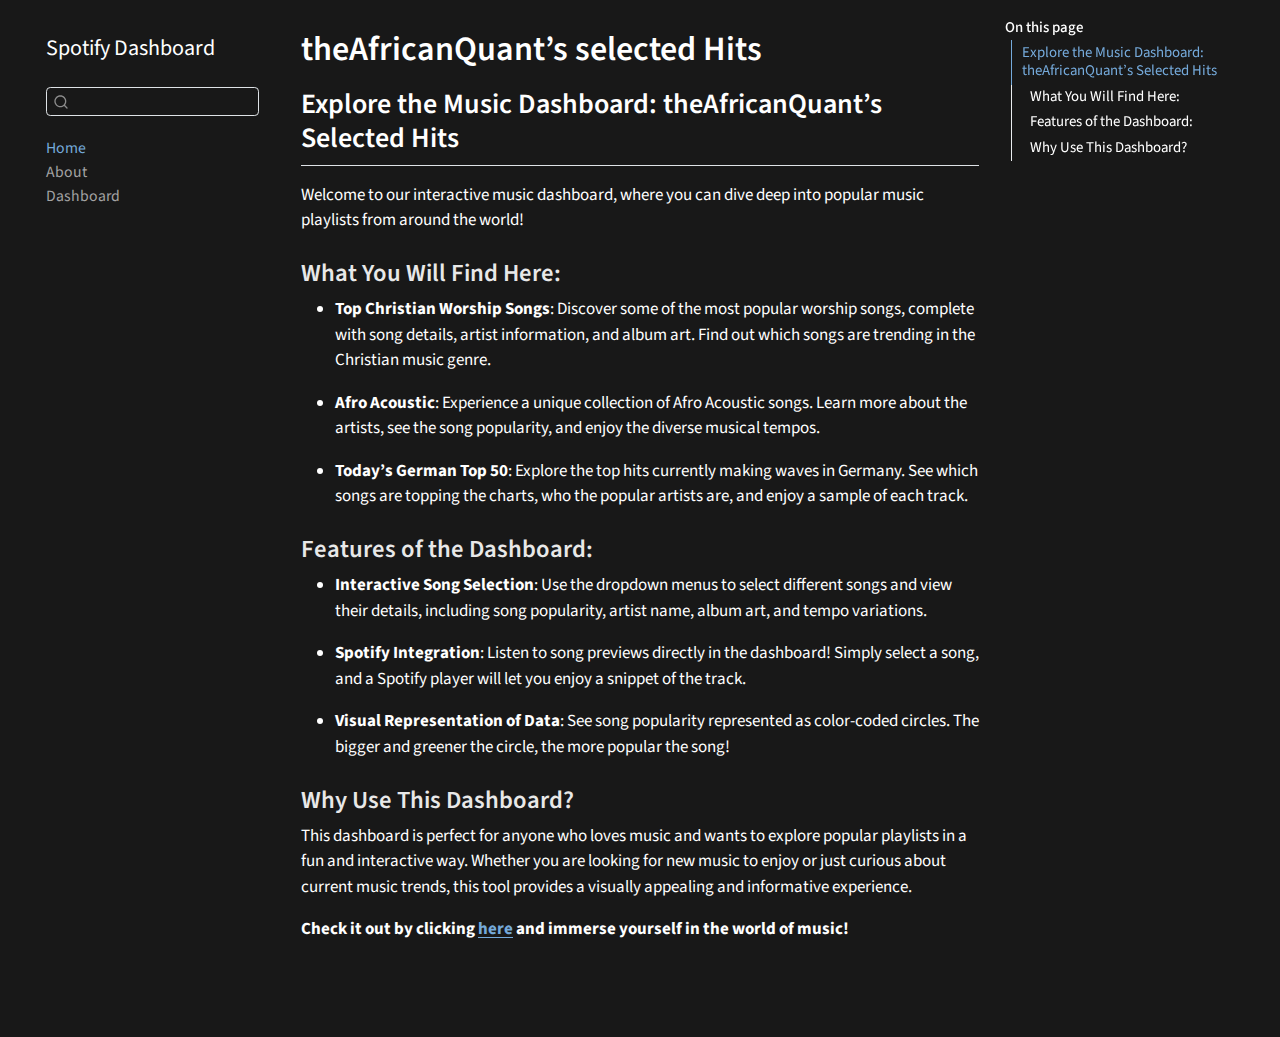
<file: index.html>
<!DOCTYPE html>
<html xmlns="http://www.w3.org/1999/xhtml" lang="en" xml:lang="en"><head>

<meta charset="utf-8">
<meta name="generator" content="quarto-1.5.57">

<meta name="viewport" content="width=device-width, initial-scale=1.0, user-scalable=yes">


<title>theAfricanQuant’s selected Hits – Spotify Dashboard</title>
<style>
code{white-space: pre-wrap;}
span.smallcaps{font-variant: small-caps;}
div.columns{display: flex; gap: min(4vw, 1.5em);}
div.column{flex: auto; overflow-x: auto;}
div.hanging-indent{margin-left: 1.5em; text-indent: -1.5em;}
ul.task-list{list-style: none;}
ul.task-list li input[type="checkbox"] {
  width: 0.8em;
  margin: 0 0.8em 0.2em -1em; /* quarto-specific, see https://github.com/quarto-dev/quarto-cli/issues/4556 */ 
  vertical-align: middle;
}
</style>


<script src="site_libs/quarto-nav/quarto-nav.js"></script>
<script src="site_libs/quarto-nav/headroom.min.js"></script>
<script src="site_libs/clipboard/clipboard.min.js"></script>
<script src="site_libs/quarto-search/autocomplete.umd.js"></script>
<script src="site_libs/quarto-search/fuse.min.js"></script>
<script src="site_libs/quarto-search/quarto-search.js"></script>
<meta name="quarto:offset" content="./">
<script src="site_libs/quarto-html/quarto.js"></script>
<script src="site_libs/quarto-html/popper.min.js"></script>
<script src="site_libs/quarto-html/tippy.umd.min.js"></script>
<script src="site_libs/quarto-html/anchor.min.js"></script>
<link href="site_libs/quarto-html/tippy.css" rel="stylesheet">
<link href="site_libs/quarto-html/quarto-syntax-highlighting-dark.css" rel="stylesheet" id="quarto-text-highlighting-styles">
<script src="site_libs/bootstrap/bootstrap.min.js"></script>
<link href="site_libs/bootstrap/bootstrap-icons.css" rel="stylesheet">
<link href="site_libs/bootstrap/bootstrap.min.css" rel="stylesheet" id="quarto-bootstrap" data-mode="dark">
<script id="quarto-search-options" type="application/json">{
  "location": "sidebar",
  "copy-button": false,
  "collapse-after": 3,
  "panel-placement": "start",
  "type": "textbox",
  "limit": 50,
  "keyboard-shortcut": [
    "f",
    "/",
    "s"
  ],
  "show-item-context": false,
  "language": {
    "search-no-results-text": "No results",
    "search-matching-documents-text": "matching documents",
    "search-copy-link-title": "Copy link to search",
    "search-hide-matches-text": "Hide additional matches",
    "search-more-match-text": "more match in this document",
    "search-more-matches-text": "more matches in this document",
    "search-clear-button-title": "Clear",
    "search-text-placeholder": "",
    "search-detached-cancel-button-title": "Cancel",
    "search-submit-button-title": "Submit",
    "search-label": "Search"
  }
}</script>


</head>

<body class="nav-sidebar floating">

<div id="quarto-search-results"></div>
  <header id="quarto-header" class="headroom fixed-top">
  <nav class="quarto-secondary-nav">
    <div class="container-fluid d-flex">
      <button type="button" class="quarto-btn-toggle btn" data-bs-toggle="collapse" role="button" data-bs-target=".quarto-sidebar-collapse-item" aria-controls="quarto-sidebar" aria-expanded="false" aria-label="Toggle sidebar navigation" onclick="if (window.quartoToggleHeadroom) { window.quartoToggleHeadroom(); }">
        <i class="bi bi-layout-text-sidebar-reverse"></i>
      </button>
        <nav class="quarto-page-breadcrumbs" aria-label="breadcrumb"><ol class="breadcrumb"><li class="breadcrumb-item"><a href="./index.html">Home</a></li></ol></nav>
        <a class="flex-grow-1" role="navigation" data-bs-toggle="collapse" data-bs-target=".quarto-sidebar-collapse-item" aria-controls="quarto-sidebar" aria-expanded="false" aria-label="Toggle sidebar navigation" onclick="if (window.quartoToggleHeadroom) { window.quartoToggleHeadroom(); }">      
        </a>
      <button type="button" class="btn quarto-search-button" aria-label="Search" onclick="window.quartoOpenSearch();">
        <i class="bi bi-search"></i>
      </button>
    </div>
  </nav>
</header>
<!-- content -->
<div id="quarto-content" class="quarto-container page-columns page-rows-contents page-layout-article">
<!-- sidebar -->
  <nav id="quarto-sidebar" class="sidebar collapse collapse-horizontal quarto-sidebar-collapse-item sidebar-navigation floating overflow-auto">
    <div class="pt-lg-2 mt-2 text-left sidebar-header">
    <div class="sidebar-title mb-0 py-0">
      <a href="./">Spotify Dashboard</a> 
    </div>
      </div>
        <div class="mt-2 flex-shrink-0 align-items-center">
        <div class="sidebar-search">
        <div id="quarto-search" class="" title="Search"></div>
        </div>
        </div>
    <div class="sidebar-menu-container"> 
    <ul class="list-unstyled mt-1">
        <li class="sidebar-item">
  <div class="sidebar-item-container"> 
  <a href="./index.html" class="sidebar-item-text sidebar-link active">
 <span class="menu-text">Home</span></a>
  </div>
</li>
        <li class="sidebar-item">
  <div class="sidebar-item-container"> 
  <a href="./about.html" class="sidebar-item-text sidebar-link">
 <span class="menu-text">About</span></a>
  </div>
</li>
        <li class="sidebar-item">
  <div class="sidebar-item-container"> 
  <a href="./dashboard.html" class="sidebar-item-text sidebar-link">
 <span class="menu-text">Dashboard</span></a>
  </div>
</li>
    </ul>
    </div>
</nav>
<div id="quarto-sidebar-glass" class="quarto-sidebar-collapse-item" data-bs-toggle="collapse" data-bs-target=".quarto-sidebar-collapse-item"></div>
<!-- margin-sidebar -->
    <div id="quarto-margin-sidebar" class="sidebar margin-sidebar">
        <nav id="TOC" role="doc-toc" class="toc-active">
    <h2 id="toc-title">On this page</h2>
   
  <ul>
  <li><a href="#explore-the-music-dashboard-theafricanquants-selected-hits" id="toc-explore-the-music-dashboard-theafricanquants-selected-hits" class="nav-link active" data-scroll-target="#explore-the-music-dashboard-theafricanquants-selected-hits">Explore the Music Dashboard: theAfricanQuant’s Selected Hits</a>
  <ul class="collapse">
  <li><a href="#what-you-will-find-here" id="toc-what-you-will-find-here" class="nav-link" data-scroll-target="#what-you-will-find-here">What You Will Find Here:</a></li>
  <li><a href="#features-of-the-dashboard" id="toc-features-of-the-dashboard" class="nav-link" data-scroll-target="#features-of-the-dashboard">Features of the Dashboard:</a></li>
  <li><a href="#why-use-this-dashboard" id="toc-why-use-this-dashboard" class="nav-link" data-scroll-target="#why-use-this-dashboard">Why Use This Dashboard?</a></li>
  </ul></li>
  </ul>
</nav>
    </div>
<!-- main -->
<main class="content" id="quarto-document-content">

<header id="title-block-header" class="quarto-title-block default">
<div class="quarto-title">
<h1 class="title">theAfricanQuant’s selected Hits</h1>
</div>



<div class="quarto-title-meta">

    
  
    
  </div>
  


</header>


<section id="explore-the-music-dashboard-theafricanquants-selected-hits" class="level2">
<h2 class="anchored" data-anchor-id="explore-the-music-dashboard-theafricanquants-selected-hits">Explore the Music Dashboard: theAfricanQuant’s Selected Hits</h2>
<p>Welcome to our interactive music dashboard, where you can dive deep into popular music playlists from around the world!</p>
<section id="what-you-will-find-here" class="level3">
<h3 class="anchored" data-anchor-id="what-you-will-find-here">What You Will Find Here:</h3>
<ul>
<li><p><strong>Top Christian Worship Songs</strong>: Discover some of the most popular worship songs, complete with song details, artist information, and album art. Find out which songs are trending in the Christian music genre.</p></li>
<li><p><strong>Afro Acoustic</strong>: Experience a unique collection of Afro Acoustic songs. Learn more about the artists, see the song popularity, and enjoy the diverse musical tempos.</p></li>
<li><p><strong>Today’s German Top 50</strong>: Explore the top hits currently making waves in Germany. See which songs are topping the charts, who the popular artists are, and enjoy a sample of each track.</p></li>
</ul>
</section>
<section id="features-of-the-dashboard" class="level3">
<h3 class="anchored" data-anchor-id="features-of-the-dashboard">Features of the Dashboard:</h3>
<ul>
<li><p><strong>Interactive Song Selection</strong>: Use the dropdown menus to select different songs and view their details, including song popularity, artist name, album art, and tempo variations.</p></li>
<li><p><strong>Spotify Integration</strong>: Listen to song previews directly in the dashboard! Simply select a song, and a Spotify player will let you enjoy a snippet of the track.</p></li>
<li><p><strong>Visual Representation of Data</strong>: See song popularity represented as color-coded circles. The bigger and greener the circle, the more popular the song!</p></li>
</ul>
</section>
<section id="why-use-this-dashboard" class="level3">
<h3 class="anchored" data-anchor-id="why-use-this-dashboard">Why Use This Dashboard?</h3>
<p>This dashboard is perfect for anyone who loves music and wants to explore popular playlists in a fun and interactive way. Whether you are looking for new music to enjoy or just curious about current music trends, this tool provides a visually appealing and informative experience.</p>
<p><strong>Check it out by clicking <a href="https://www.sisengai.com/spotify-dashboard/dashboard.html#">here</a> and immerse yourself in the world of music!</strong></p>


</section>
</section>

</main> <!-- /main -->
<script id="quarto-html-after-body" type="application/javascript">
window.document.addEventListener("DOMContentLoaded", function (event) {
  const toggleBodyColorMode = (bsSheetEl) => {
    const mode = bsSheetEl.getAttribute("data-mode");
    const bodyEl = window.document.querySelector("body");
    if (mode === "dark") {
      bodyEl.classList.add("quarto-dark");
      bodyEl.classList.remove("quarto-light");
    } else {
      bodyEl.classList.add("quarto-light");
      bodyEl.classList.remove("quarto-dark");
    }
  }
  const toggleBodyColorPrimary = () => {
    const bsSheetEl = window.document.querySelector("link#quarto-bootstrap");
    if (bsSheetEl) {
      toggleBodyColorMode(bsSheetEl);
    }
  }
  toggleBodyColorPrimary();  
  const icon = "";
  const anchorJS = new window.AnchorJS();
  anchorJS.options = {
    placement: 'right',
    icon: icon
  };
  anchorJS.add('.anchored');
  const isCodeAnnotation = (el) => {
    for (const clz of el.classList) {
      if (clz.startsWith('code-annotation-')) {                     
        return true;
      }
    }
    return false;
  }
  const onCopySuccess = function(e) {
    // button target
    const button = e.trigger;
    // don't keep focus
    button.blur();
    // flash "checked"
    button.classList.add('code-copy-button-checked');
    var currentTitle = button.getAttribute("title");
    button.setAttribute("title", "Copied!");
    let tooltip;
    if (window.bootstrap) {
      button.setAttribute("data-bs-toggle", "tooltip");
      button.setAttribute("data-bs-placement", "left");
      button.setAttribute("data-bs-title", "Copied!");
      tooltip = new bootstrap.Tooltip(button, 
        { trigger: "manual", 
          customClass: "code-copy-button-tooltip",
          offset: [0, -8]});
      tooltip.show();    
    }
    setTimeout(function() {
      if (tooltip) {
        tooltip.hide();
        button.removeAttribute("data-bs-title");
        button.removeAttribute("data-bs-toggle");
        button.removeAttribute("data-bs-placement");
      }
      button.setAttribute("title", currentTitle);
      button.classList.remove('code-copy-button-checked');
    }, 1000);
    // clear code selection
    e.clearSelection();
  }
  const getTextToCopy = function(trigger) {
      const codeEl = trigger.previousElementSibling.cloneNode(true);
      for (const childEl of codeEl.children) {
        if (isCodeAnnotation(childEl)) {
          childEl.remove();
        }
      }
      return codeEl.innerText;
  }
  const clipboard = new window.ClipboardJS('.code-copy-button:not([data-in-quarto-modal])', {
    text: getTextToCopy
  });
  clipboard.on('success', onCopySuccess);
  if (window.document.getElementById('quarto-embedded-source-code-modal')) {
    // For code content inside modals, clipBoardJS needs to be initialized with a container option
    // TODO: Check when it could be a function (https://github.com/zenorocha/clipboard.js/issues/860)
    const clipboardModal = new window.ClipboardJS('.code-copy-button[data-in-quarto-modal]', {
      text: getTextToCopy,
      container: window.document.getElementById('quarto-embedded-source-code-modal')
    });
    clipboardModal.on('success', onCopySuccess);
  }
    var localhostRegex = new RegExp(/^(?:http|https):\/\/localhost\:?[0-9]*\//);
    var mailtoRegex = new RegExp(/^mailto:/);
      var filterRegex = new RegExp("https:\/\/theAfricanQuant\.github\.io\/spotify-dashboard\/");
    var isInternal = (href) => {
        return filterRegex.test(href) || localhostRegex.test(href) || mailtoRegex.test(href);
    }
    // Inspect non-navigation links and adorn them if external
 	var links = window.document.querySelectorAll('a[href]:not(.nav-link):not(.navbar-brand):not(.toc-action):not(.sidebar-link):not(.sidebar-item-toggle):not(.pagination-link):not(.no-external):not([aria-hidden]):not(.dropdown-item):not(.quarto-navigation-tool):not(.about-link)');
    for (var i=0; i<links.length; i++) {
      const link = links[i];
      if (!isInternal(link.href)) {
        // undo the damage that might have been done by quarto-nav.js in the case of
        // links that we want to consider external
        if (link.dataset.originalHref !== undefined) {
          link.href = link.dataset.originalHref;
        }
      }
    }
  function tippyHover(el, contentFn, onTriggerFn, onUntriggerFn) {
    const config = {
      allowHTML: true,
      maxWidth: 500,
      delay: 100,
      arrow: false,
      appendTo: function(el) {
          return el.parentElement;
      },
      interactive: true,
      interactiveBorder: 10,
      theme: 'quarto',
      placement: 'bottom-start',
    };
    if (contentFn) {
      config.content = contentFn;
    }
    if (onTriggerFn) {
      config.onTrigger = onTriggerFn;
    }
    if (onUntriggerFn) {
      config.onUntrigger = onUntriggerFn;
    }
    window.tippy(el, config); 
  }
  const noterefs = window.document.querySelectorAll('a[role="doc-noteref"]');
  for (var i=0; i<noterefs.length; i++) {
    const ref = noterefs[i];
    tippyHover(ref, function() {
      // use id or data attribute instead here
      let href = ref.getAttribute('data-footnote-href') || ref.getAttribute('href');
      try { href = new URL(href).hash; } catch {}
      const id = href.replace(/^#\/?/, "");
      const note = window.document.getElementById(id);
      if (note) {
        return note.innerHTML;
      } else {
        return "";
      }
    });
  }
  const xrefs = window.document.querySelectorAll('a.quarto-xref');
  const processXRef = (id, note) => {
    // Strip column container classes
    const stripColumnClz = (el) => {
      el.classList.remove("page-full", "page-columns");
      if (el.children) {
        for (const child of el.children) {
          stripColumnClz(child);
        }
      }
    }
    stripColumnClz(note)
    if (id === null || id.startsWith('sec-')) {
      // Special case sections, only their first couple elements
      const container = document.createElement("div");
      if (note.children && note.children.length > 2) {
        container.appendChild(note.children[0].cloneNode(true));
        for (let i = 1; i < note.children.length; i++) {
          const child = note.children[i];
          if (child.tagName === "P" && child.innerText === "") {
            continue;
          } else {
            container.appendChild(child.cloneNode(true));
            break;
          }
        }
        if (window.Quarto?.typesetMath) {
          window.Quarto.typesetMath(container);
        }
        return container.innerHTML
      } else {
        if (window.Quarto?.typesetMath) {
          window.Quarto.typesetMath(note);
        }
        return note.innerHTML;
      }
    } else {
      // Remove any anchor links if they are present
      const anchorLink = note.querySelector('a.anchorjs-link');
      if (anchorLink) {
        anchorLink.remove();
      }
      if (window.Quarto?.typesetMath) {
        window.Quarto.typesetMath(note);
      }
      // TODO in 1.5, we should make sure this works without a callout special case
      if (note.classList.contains("callout")) {
        return note.outerHTML;
      } else {
        return note.innerHTML;
      }
    }
  }
  for (var i=0; i<xrefs.length; i++) {
    const xref = xrefs[i];
    tippyHover(xref, undefined, function(instance) {
      instance.disable();
      let url = xref.getAttribute('href');
      let hash = undefined; 
      if (url.startsWith('#')) {
        hash = url;
      } else {
        try { hash = new URL(url).hash; } catch {}
      }
      if (hash) {
        const id = hash.replace(/^#\/?/, "");
        const note = window.document.getElementById(id);
        if (note !== null) {
          try {
            const html = processXRef(id, note.cloneNode(true));
            instance.setContent(html);
          } finally {
            instance.enable();
            instance.show();
          }
        } else {
          // See if we can fetch this
          fetch(url.split('#')[0])
          .then(res => res.text())
          .then(html => {
            const parser = new DOMParser();
            const htmlDoc = parser.parseFromString(html, "text/html");
            const note = htmlDoc.getElementById(id);
            if (note !== null) {
              const html = processXRef(id, note);
              instance.setContent(html);
            } 
          }).finally(() => {
            instance.enable();
            instance.show();
          });
        }
      } else {
        // See if we can fetch a full url (with no hash to target)
        // This is a special case and we should probably do some content thinning / targeting
        fetch(url)
        .then(res => res.text())
        .then(html => {
          const parser = new DOMParser();
          const htmlDoc = parser.parseFromString(html, "text/html");
          const note = htmlDoc.querySelector('main.content');
          if (note !== null) {
            // This should only happen for chapter cross references
            // (since there is no id in the URL)
            // remove the first header
            if (note.children.length > 0 && note.children[0].tagName === "HEADER") {
              note.children[0].remove();
            }
            const html = processXRef(null, note);
            instance.setContent(html);
          } 
        }).finally(() => {
          instance.enable();
          instance.show();
        });
      }
    }, function(instance) {
    });
  }
      let selectedAnnoteEl;
      const selectorForAnnotation = ( cell, annotation) => {
        let cellAttr = 'data-code-cell="' + cell + '"';
        let lineAttr = 'data-code-annotation="' +  annotation + '"';
        const selector = 'span[' + cellAttr + '][' + lineAttr + ']';
        return selector;
      }
      const selectCodeLines = (annoteEl) => {
        const doc = window.document;
        const targetCell = annoteEl.getAttribute("data-target-cell");
        const targetAnnotation = annoteEl.getAttribute("data-target-annotation");
        const annoteSpan = window.document.querySelector(selectorForAnnotation(targetCell, targetAnnotation));
        const lines = annoteSpan.getAttribute("data-code-lines").split(",");
        const lineIds = lines.map((line) => {
          return targetCell + "-" + line;
        })
        let top = null;
        let height = null;
        let parent = null;
        if (lineIds.length > 0) {
            //compute the position of the single el (top and bottom and make a div)
            const el = window.document.getElementById(lineIds[0]);
            top = el.offsetTop;
            height = el.offsetHeight;
            parent = el.parentElement.parentElement;
          if (lineIds.length > 1) {
            const lastEl = window.document.getElementById(lineIds[lineIds.length - 1]);
            const bottom = lastEl.offsetTop + lastEl.offsetHeight;
            height = bottom - top;
          }
          if (top !== null && height !== null && parent !== null) {
            // cook up a div (if necessary) and position it 
            let div = window.document.getElementById("code-annotation-line-highlight");
            if (div === null) {
              div = window.document.createElement("div");
              div.setAttribute("id", "code-annotation-line-highlight");
              div.style.position = 'absolute';
              parent.appendChild(div);
            }
            div.style.top = top - 2 + "px";
            div.style.height = height + 4 + "px";
            div.style.left = 0;
            let gutterDiv = window.document.getElementById("code-annotation-line-highlight-gutter");
            if (gutterDiv === null) {
              gutterDiv = window.document.createElement("div");
              gutterDiv.setAttribute("id", "code-annotation-line-highlight-gutter");
              gutterDiv.style.position = 'absolute';
              const codeCell = window.document.getElementById(targetCell);
              const gutter = codeCell.querySelector('.code-annotation-gutter');
              gutter.appendChild(gutterDiv);
            }
            gutterDiv.style.top = top - 2 + "px";
            gutterDiv.style.height = height + 4 + "px";
          }
          selectedAnnoteEl = annoteEl;
        }
      };
      const unselectCodeLines = () => {
        const elementsIds = ["code-annotation-line-highlight", "code-annotation-line-highlight-gutter"];
        elementsIds.forEach((elId) => {
          const div = window.document.getElementById(elId);
          if (div) {
            div.remove();
          }
        });
        selectedAnnoteEl = undefined;
      };
        // Handle positioning of the toggle
    window.addEventListener(
      "resize",
      throttle(() => {
        elRect = undefined;
        if (selectedAnnoteEl) {
          selectCodeLines(selectedAnnoteEl);
        }
      }, 10)
    );
    function throttle(fn, ms) {
    let throttle = false;
    let timer;
      return (...args) => {
        if(!throttle) { // first call gets through
            fn.apply(this, args);
            throttle = true;
        } else { // all the others get throttled
            if(timer) clearTimeout(timer); // cancel #2
            timer = setTimeout(() => {
              fn.apply(this, args);
              timer = throttle = false;
            }, ms);
        }
      };
    }
      // Attach click handler to the DT
      const annoteDls = window.document.querySelectorAll('dt[data-target-cell]');
      for (const annoteDlNode of annoteDls) {
        annoteDlNode.addEventListener('click', (event) => {
          const clickedEl = event.target;
          if (clickedEl !== selectedAnnoteEl) {
            unselectCodeLines();
            const activeEl = window.document.querySelector('dt[data-target-cell].code-annotation-active');
            if (activeEl) {
              activeEl.classList.remove('code-annotation-active');
            }
            selectCodeLines(clickedEl);
            clickedEl.classList.add('code-annotation-active');
          } else {
            // Unselect the line
            unselectCodeLines();
            clickedEl.classList.remove('code-annotation-active');
          }
        });
      }
  const findCites = (el) => {
    const parentEl = el.parentElement;
    if (parentEl) {
      const cites = parentEl.dataset.cites;
      if (cites) {
        return {
          el,
          cites: cites.split(' ')
        };
      } else {
        return findCites(el.parentElement)
      }
    } else {
      return undefined;
    }
  };
  var bibliorefs = window.document.querySelectorAll('a[role="doc-biblioref"]');
  for (var i=0; i<bibliorefs.length; i++) {
    const ref = bibliorefs[i];
    const citeInfo = findCites(ref);
    if (citeInfo) {
      tippyHover(citeInfo.el, function() {
        var popup = window.document.createElement('div');
        citeInfo.cites.forEach(function(cite) {
          var citeDiv = window.document.createElement('div');
          citeDiv.classList.add('hanging-indent');
          citeDiv.classList.add('csl-entry');
          var biblioDiv = window.document.getElementById('ref-' + cite);
          if (biblioDiv) {
            citeDiv.innerHTML = biblioDiv.innerHTML;
          }
          popup.appendChild(citeDiv);
        });
        return popup.innerHTML;
      });
    }
  }
});
</script>
</div> <!-- /content -->




</body></html>
</file>
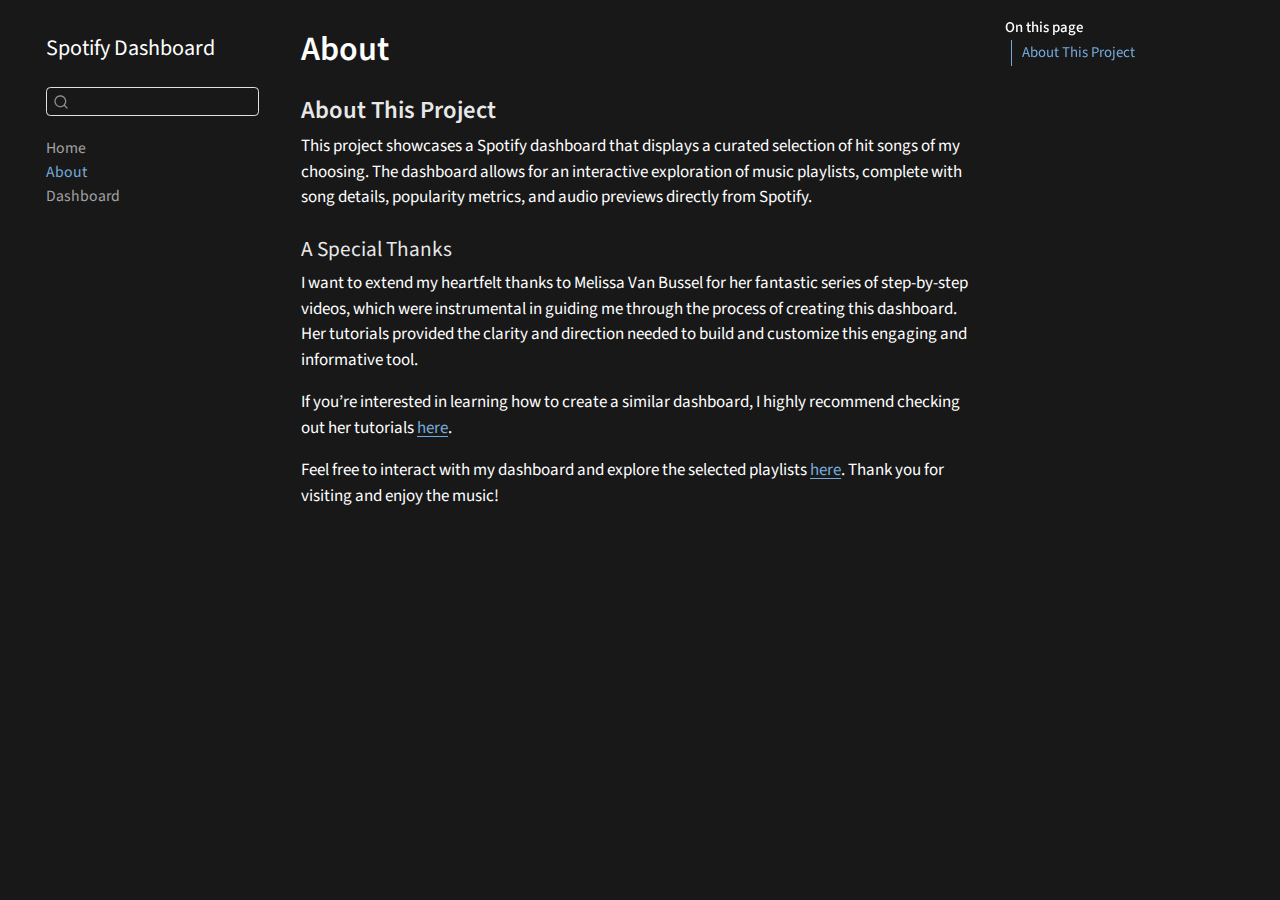
<file: about.html>
<!DOCTYPE html>
<html xmlns="http://www.w3.org/1999/xhtml" lang="en" xml:lang="en"><head>

<meta charset="utf-8">
<meta name="generator" content="quarto-1.5.57">

<meta name="viewport" content="width=device-width, initial-scale=1.0, user-scalable=yes">


<title>About – Spotify Dashboard</title>
<style>
code{white-space: pre-wrap;}
span.smallcaps{font-variant: small-caps;}
div.columns{display: flex; gap: min(4vw, 1.5em);}
div.column{flex: auto; overflow-x: auto;}
div.hanging-indent{margin-left: 1.5em; text-indent: -1.5em;}
ul.task-list{list-style: none;}
ul.task-list li input[type="checkbox"] {
  width: 0.8em;
  margin: 0 0.8em 0.2em -1em; /* quarto-specific, see https://github.com/quarto-dev/quarto-cli/issues/4556 */ 
  vertical-align: middle;
}
</style>


<script src="site_libs/quarto-nav/quarto-nav.js"></script>
<script src="site_libs/quarto-nav/headroom.min.js"></script>
<script src="site_libs/clipboard/clipboard.min.js"></script>
<script src="site_libs/quarto-search/autocomplete.umd.js"></script>
<script src="site_libs/quarto-search/fuse.min.js"></script>
<script src="site_libs/quarto-search/quarto-search.js"></script>
<meta name="quarto:offset" content="./">
<script src="site_libs/quarto-html/quarto.js"></script>
<script src="site_libs/quarto-html/popper.min.js"></script>
<script src="site_libs/quarto-html/tippy.umd.min.js"></script>
<script src="site_libs/quarto-html/anchor.min.js"></script>
<link href="site_libs/quarto-html/tippy.css" rel="stylesheet">
<link href="site_libs/quarto-html/quarto-syntax-highlighting-dark.css" rel="stylesheet" id="quarto-text-highlighting-styles">
<script src="site_libs/bootstrap/bootstrap.min.js"></script>
<link href="site_libs/bootstrap/bootstrap-icons.css" rel="stylesheet">
<link href="site_libs/bootstrap/bootstrap.min.css" rel="stylesheet" id="quarto-bootstrap" data-mode="dark">
<script id="quarto-search-options" type="application/json">{
  "location": "sidebar",
  "copy-button": false,
  "collapse-after": 3,
  "panel-placement": "start",
  "type": "textbox",
  "limit": 50,
  "keyboard-shortcut": [
    "f",
    "/",
    "s"
  ],
  "show-item-context": false,
  "language": {
    "search-no-results-text": "No results",
    "search-matching-documents-text": "matching documents",
    "search-copy-link-title": "Copy link to search",
    "search-hide-matches-text": "Hide additional matches",
    "search-more-match-text": "more match in this document",
    "search-more-matches-text": "more matches in this document",
    "search-clear-button-title": "Clear",
    "search-text-placeholder": "",
    "search-detached-cancel-button-title": "Cancel",
    "search-submit-button-title": "Submit",
    "search-label": "Search"
  }
}</script>


</head>

<body class="nav-sidebar floating">

<div id="quarto-search-results"></div>
  <header id="quarto-header" class="headroom fixed-top">
  <nav class="quarto-secondary-nav">
    <div class="container-fluid d-flex">
      <button type="button" class="quarto-btn-toggle btn" data-bs-toggle="collapse" role="button" data-bs-target=".quarto-sidebar-collapse-item" aria-controls="quarto-sidebar" aria-expanded="false" aria-label="Toggle sidebar navigation" onclick="if (window.quartoToggleHeadroom) { window.quartoToggleHeadroom(); }">
        <i class="bi bi-layout-text-sidebar-reverse"></i>
      </button>
        <nav class="quarto-page-breadcrumbs" aria-label="breadcrumb"><ol class="breadcrumb"><li class="breadcrumb-item"><a href="./about.html">About</a></li></ol></nav>
        <a class="flex-grow-1" role="navigation" data-bs-toggle="collapse" data-bs-target=".quarto-sidebar-collapse-item" aria-controls="quarto-sidebar" aria-expanded="false" aria-label="Toggle sidebar navigation" onclick="if (window.quartoToggleHeadroom) { window.quartoToggleHeadroom(); }">      
        </a>
      <button type="button" class="btn quarto-search-button" aria-label="Search" onclick="window.quartoOpenSearch();">
        <i class="bi bi-search"></i>
      </button>
    </div>
  </nav>
</header>
<!-- content -->
<div id="quarto-content" class="quarto-container page-columns page-rows-contents page-layout-article">
<!-- sidebar -->
  <nav id="quarto-sidebar" class="sidebar collapse collapse-horizontal quarto-sidebar-collapse-item sidebar-navigation floating overflow-auto">
    <div class="pt-lg-2 mt-2 text-left sidebar-header">
    <div class="sidebar-title mb-0 py-0">
      <a href="./">Spotify Dashboard</a> 
    </div>
      </div>
        <div class="mt-2 flex-shrink-0 align-items-center">
        <div class="sidebar-search">
        <div id="quarto-search" class="" title="Search"></div>
        </div>
        </div>
    <div class="sidebar-menu-container"> 
    <ul class="list-unstyled mt-1">
        <li class="sidebar-item">
  <div class="sidebar-item-container"> 
  <a href="./index.html" class="sidebar-item-text sidebar-link">
 <span class="menu-text">Home</span></a>
  </div>
</li>
        <li class="sidebar-item">
  <div class="sidebar-item-container"> 
  <a href="./about.html" class="sidebar-item-text sidebar-link active">
 <span class="menu-text">About</span></a>
  </div>
</li>
        <li class="sidebar-item">
  <div class="sidebar-item-container"> 
  <a href="./dashboard.html" class="sidebar-item-text sidebar-link">
 <span class="menu-text">Dashboard</span></a>
  </div>
</li>
    </ul>
    </div>
</nav>
<div id="quarto-sidebar-glass" class="quarto-sidebar-collapse-item" data-bs-toggle="collapse" data-bs-target=".quarto-sidebar-collapse-item"></div>
<!-- margin-sidebar -->
    <div id="quarto-margin-sidebar" class="sidebar margin-sidebar">
        <nav id="TOC" role="doc-toc" class="toc-active">
    <h2 id="toc-title">On this page</h2>
   
  <ul>
  <li><a href="#about-this-project" id="toc-about-this-project" class="nav-link active" data-scroll-target="#about-this-project">About This Project</a></li>
  </ul>
</nav>
    </div>
<!-- main -->
<main class="content" id="quarto-document-content">

<header id="title-block-header" class="quarto-title-block default">
<div class="quarto-title">
<h1 class="title">About</h1>
</div>



<div class="quarto-title-meta">

    
  
    
  </div>
  


</header>


<section id="about-this-project" class="level3">
<h3 class="anchored" data-anchor-id="about-this-project">About This Project</h3>
<p>This project showcases a Spotify dashboard that displays a curated selection of hit songs of my choosing. The dashboard allows for an interactive exploration of music playlists, complete with song details, popularity metrics, and audio previews directly from Spotify.</p>
<section id="a-special-thanks" class="level4">
<h4 class="anchored" data-anchor-id="a-special-thanks">A Special Thanks</h4>
<p>I want to extend my heartfelt thanks to Melissa Van Bussel for her fantastic series of step-by-step videos, which were instrumental in guiding me through the process of creating this dashboard. Her tutorials provided the clarity and direction needed to build and customize this engaging and informative tool.</p>
<p>If you’re interested in learning how to create a similar dashboard, I highly recommend checking out her tutorials <a href="https://melissavanbussel.github.io/spotify-dashboard/">here</a>.</p>
<p>Feel free to interact with my dashboard and explore the selected playlists <a href="https://www.sisengai.com/spotify-dashboard/dashboard.html#">here</a>. Thank you for visiting and enjoy the music!</p>


</section>
</section>

</main> <!-- /main -->
<script id="quarto-html-after-body" type="application/javascript">
window.document.addEventListener("DOMContentLoaded", function (event) {
  const toggleBodyColorMode = (bsSheetEl) => {
    const mode = bsSheetEl.getAttribute("data-mode");
    const bodyEl = window.document.querySelector("body");
    if (mode === "dark") {
      bodyEl.classList.add("quarto-dark");
      bodyEl.classList.remove("quarto-light");
    } else {
      bodyEl.classList.add("quarto-light");
      bodyEl.classList.remove("quarto-dark");
    }
  }
  const toggleBodyColorPrimary = () => {
    const bsSheetEl = window.document.querySelector("link#quarto-bootstrap");
    if (bsSheetEl) {
      toggleBodyColorMode(bsSheetEl);
    }
  }
  toggleBodyColorPrimary();  
  const icon = "";
  const anchorJS = new window.AnchorJS();
  anchorJS.options = {
    placement: 'right',
    icon: icon
  };
  anchorJS.add('.anchored');
  const isCodeAnnotation = (el) => {
    for (const clz of el.classList) {
      if (clz.startsWith('code-annotation-')) {                     
        return true;
      }
    }
    return false;
  }
  const onCopySuccess = function(e) {
    // button target
    const button = e.trigger;
    // don't keep focus
    button.blur();
    // flash "checked"
    button.classList.add('code-copy-button-checked');
    var currentTitle = button.getAttribute("title");
    button.setAttribute("title", "Copied!");
    let tooltip;
    if (window.bootstrap) {
      button.setAttribute("data-bs-toggle", "tooltip");
      button.setAttribute("data-bs-placement", "left");
      button.setAttribute("data-bs-title", "Copied!");
      tooltip = new bootstrap.Tooltip(button, 
        { trigger: "manual", 
          customClass: "code-copy-button-tooltip",
          offset: [0, -8]});
      tooltip.show();    
    }
    setTimeout(function() {
      if (tooltip) {
        tooltip.hide();
        button.removeAttribute("data-bs-title");
        button.removeAttribute("data-bs-toggle");
        button.removeAttribute("data-bs-placement");
      }
      button.setAttribute("title", currentTitle);
      button.classList.remove('code-copy-button-checked');
    }, 1000);
    // clear code selection
    e.clearSelection();
  }
  const getTextToCopy = function(trigger) {
      const codeEl = trigger.previousElementSibling.cloneNode(true);
      for (const childEl of codeEl.children) {
        if (isCodeAnnotation(childEl)) {
          childEl.remove();
        }
      }
      return codeEl.innerText;
  }
  const clipboard = new window.ClipboardJS('.code-copy-button:not([data-in-quarto-modal])', {
    text: getTextToCopy
  });
  clipboard.on('success', onCopySuccess);
  if (window.document.getElementById('quarto-embedded-source-code-modal')) {
    // For code content inside modals, clipBoardJS needs to be initialized with a container option
    // TODO: Check when it could be a function (https://github.com/zenorocha/clipboard.js/issues/860)
    const clipboardModal = new window.ClipboardJS('.code-copy-button[data-in-quarto-modal]', {
      text: getTextToCopy,
      container: window.document.getElementById('quarto-embedded-source-code-modal')
    });
    clipboardModal.on('success', onCopySuccess);
  }
    var localhostRegex = new RegExp(/^(?:http|https):\/\/localhost\:?[0-9]*\//);
    var mailtoRegex = new RegExp(/^mailto:/);
      var filterRegex = new RegExp("https:\/\/theAfricanQuant\.github\.io\/spotify-dashboard\/");
    var isInternal = (href) => {
        return filterRegex.test(href) || localhostRegex.test(href) || mailtoRegex.test(href);
    }
    // Inspect non-navigation links and adorn them if external
 	var links = window.document.querySelectorAll('a[href]:not(.nav-link):not(.navbar-brand):not(.toc-action):not(.sidebar-link):not(.sidebar-item-toggle):not(.pagination-link):not(.no-external):not([aria-hidden]):not(.dropdown-item):not(.quarto-navigation-tool):not(.about-link)');
    for (var i=0; i<links.length; i++) {
      const link = links[i];
      if (!isInternal(link.href)) {
        // undo the damage that might have been done by quarto-nav.js in the case of
        // links that we want to consider external
        if (link.dataset.originalHref !== undefined) {
          link.href = link.dataset.originalHref;
        }
      }
    }
  function tippyHover(el, contentFn, onTriggerFn, onUntriggerFn) {
    const config = {
      allowHTML: true,
      maxWidth: 500,
      delay: 100,
      arrow: false,
      appendTo: function(el) {
          return el.parentElement;
      },
      interactive: true,
      interactiveBorder: 10,
      theme: 'quarto',
      placement: 'bottom-start',
    };
    if (contentFn) {
      config.content = contentFn;
    }
    if (onTriggerFn) {
      config.onTrigger = onTriggerFn;
    }
    if (onUntriggerFn) {
      config.onUntrigger = onUntriggerFn;
    }
    window.tippy(el, config); 
  }
  const noterefs = window.document.querySelectorAll('a[role="doc-noteref"]');
  for (var i=0; i<noterefs.length; i++) {
    const ref = noterefs[i];
    tippyHover(ref, function() {
      // use id or data attribute instead here
      let href = ref.getAttribute('data-footnote-href') || ref.getAttribute('href');
      try { href = new URL(href).hash; } catch {}
      const id = href.replace(/^#\/?/, "");
      const note = window.document.getElementById(id);
      if (note) {
        return note.innerHTML;
      } else {
        return "";
      }
    });
  }
  const xrefs = window.document.querySelectorAll('a.quarto-xref');
  const processXRef = (id, note) => {
    // Strip column container classes
    const stripColumnClz = (el) => {
      el.classList.remove("page-full", "page-columns");
      if (el.children) {
        for (const child of el.children) {
          stripColumnClz(child);
        }
      }
    }
    stripColumnClz(note)
    if (id === null || id.startsWith('sec-')) {
      // Special case sections, only their first couple elements
      const container = document.createElement("div");
      if (note.children && note.children.length > 2) {
        container.appendChild(note.children[0].cloneNode(true));
        for (let i = 1; i < note.children.length; i++) {
          const child = note.children[i];
          if (child.tagName === "P" && child.innerText === "") {
            continue;
          } else {
            container.appendChild(child.cloneNode(true));
            break;
          }
        }
        if (window.Quarto?.typesetMath) {
          window.Quarto.typesetMath(container);
        }
        return container.innerHTML
      } else {
        if (window.Quarto?.typesetMath) {
          window.Quarto.typesetMath(note);
        }
        return note.innerHTML;
      }
    } else {
      // Remove any anchor links if they are present
      const anchorLink = note.querySelector('a.anchorjs-link');
      if (anchorLink) {
        anchorLink.remove();
      }
      if (window.Quarto?.typesetMath) {
        window.Quarto.typesetMath(note);
      }
      // TODO in 1.5, we should make sure this works without a callout special case
      if (note.classList.contains("callout")) {
        return note.outerHTML;
      } else {
        return note.innerHTML;
      }
    }
  }
  for (var i=0; i<xrefs.length; i++) {
    const xref = xrefs[i];
    tippyHover(xref, undefined, function(instance) {
      instance.disable();
      let url = xref.getAttribute('href');
      let hash = undefined; 
      if (url.startsWith('#')) {
        hash = url;
      } else {
        try { hash = new URL(url).hash; } catch {}
      }
      if (hash) {
        const id = hash.replace(/^#\/?/, "");
        const note = window.document.getElementById(id);
        if (note !== null) {
          try {
            const html = processXRef(id, note.cloneNode(true));
            instance.setContent(html);
          } finally {
            instance.enable();
            instance.show();
          }
        } else {
          // See if we can fetch this
          fetch(url.split('#')[0])
          .then(res => res.text())
          .then(html => {
            const parser = new DOMParser();
            const htmlDoc = parser.parseFromString(html, "text/html");
            const note = htmlDoc.getElementById(id);
            if (note !== null) {
              const html = processXRef(id, note);
              instance.setContent(html);
            } 
          }).finally(() => {
            instance.enable();
            instance.show();
          });
        }
      } else {
        // See if we can fetch a full url (with no hash to target)
        // This is a special case and we should probably do some content thinning / targeting
        fetch(url)
        .then(res => res.text())
        .then(html => {
          const parser = new DOMParser();
          const htmlDoc = parser.parseFromString(html, "text/html");
          const note = htmlDoc.querySelector('main.content');
          if (note !== null) {
            // This should only happen for chapter cross references
            // (since there is no id in the URL)
            // remove the first header
            if (note.children.length > 0 && note.children[0].tagName === "HEADER") {
              note.children[0].remove();
            }
            const html = processXRef(null, note);
            instance.setContent(html);
          } 
        }).finally(() => {
          instance.enable();
          instance.show();
        });
      }
    }, function(instance) {
    });
  }
      let selectedAnnoteEl;
      const selectorForAnnotation = ( cell, annotation) => {
        let cellAttr = 'data-code-cell="' + cell + '"';
        let lineAttr = 'data-code-annotation="' +  annotation + '"';
        const selector = 'span[' + cellAttr + '][' + lineAttr + ']';
        return selector;
      }
      const selectCodeLines = (annoteEl) => {
        const doc = window.document;
        const targetCell = annoteEl.getAttribute("data-target-cell");
        const targetAnnotation = annoteEl.getAttribute("data-target-annotation");
        const annoteSpan = window.document.querySelector(selectorForAnnotation(targetCell, targetAnnotation));
        const lines = annoteSpan.getAttribute("data-code-lines").split(",");
        const lineIds = lines.map((line) => {
          return targetCell + "-" + line;
        })
        let top = null;
        let height = null;
        let parent = null;
        if (lineIds.length > 0) {
            //compute the position of the single el (top and bottom and make a div)
            const el = window.document.getElementById(lineIds[0]);
            top = el.offsetTop;
            height = el.offsetHeight;
            parent = el.parentElement.parentElement;
          if (lineIds.length > 1) {
            const lastEl = window.document.getElementById(lineIds[lineIds.length - 1]);
            const bottom = lastEl.offsetTop + lastEl.offsetHeight;
            height = bottom - top;
          }
          if (top !== null && height !== null && parent !== null) {
            // cook up a div (if necessary) and position it 
            let div = window.document.getElementById("code-annotation-line-highlight");
            if (div === null) {
              div = window.document.createElement("div");
              div.setAttribute("id", "code-annotation-line-highlight");
              div.style.position = 'absolute';
              parent.appendChild(div);
            }
            div.style.top = top - 2 + "px";
            div.style.height = height + 4 + "px";
            div.style.left = 0;
            let gutterDiv = window.document.getElementById("code-annotation-line-highlight-gutter");
            if (gutterDiv === null) {
              gutterDiv = window.document.createElement("div");
              gutterDiv.setAttribute("id", "code-annotation-line-highlight-gutter");
              gutterDiv.style.position = 'absolute';
              const codeCell = window.document.getElementById(targetCell);
              const gutter = codeCell.querySelector('.code-annotation-gutter');
              gutter.appendChild(gutterDiv);
            }
            gutterDiv.style.top = top - 2 + "px";
            gutterDiv.style.height = height + 4 + "px";
          }
          selectedAnnoteEl = annoteEl;
        }
      };
      const unselectCodeLines = () => {
        const elementsIds = ["code-annotation-line-highlight", "code-annotation-line-highlight-gutter"];
        elementsIds.forEach((elId) => {
          const div = window.document.getElementById(elId);
          if (div) {
            div.remove();
          }
        });
        selectedAnnoteEl = undefined;
      };
        // Handle positioning of the toggle
    window.addEventListener(
      "resize",
      throttle(() => {
        elRect = undefined;
        if (selectedAnnoteEl) {
          selectCodeLines(selectedAnnoteEl);
        }
      }, 10)
    );
    function throttle(fn, ms) {
    let throttle = false;
    let timer;
      return (...args) => {
        if(!throttle) { // first call gets through
            fn.apply(this, args);
            throttle = true;
        } else { // all the others get throttled
            if(timer) clearTimeout(timer); // cancel #2
            timer = setTimeout(() => {
              fn.apply(this, args);
              timer = throttle = false;
            }, ms);
        }
      };
    }
      // Attach click handler to the DT
      const annoteDls = window.document.querySelectorAll('dt[data-target-cell]');
      for (const annoteDlNode of annoteDls) {
        annoteDlNode.addEventListener('click', (event) => {
          const clickedEl = event.target;
          if (clickedEl !== selectedAnnoteEl) {
            unselectCodeLines();
            const activeEl = window.document.querySelector('dt[data-target-cell].code-annotation-active');
            if (activeEl) {
              activeEl.classList.remove('code-annotation-active');
            }
            selectCodeLines(clickedEl);
            clickedEl.classList.add('code-annotation-active');
          } else {
            // Unselect the line
            unselectCodeLines();
            clickedEl.classList.remove('code-annotation-active');
          }
        });
      }
  const findCites = (el) => {
    const parentEl = el.parentElement;
    if (parentEl) {
      const cites = parentEl.dataset.cites;
      if (cites) {
        return {
          el,
          cites: cites.split(' ')
        };
      } else {
        return findCites(el.parentElement)
      }
    } else {
      return undefined;
    }
  };
  var bibliorefs = window.document.querySelectorAll('a[role="doc-biblioref"]');
  for (var i=0; i<bibliorefs.length; i++) {
    const ref = bibliorefs[i];
    const citeInfo = findCites(ref);
    if (citeInfo) {
      tippyHover(citeInfo.el, function() {
        var popup = window.document.createElement('div');
        citeInfo.cites.forEach(function(cite) {
          var citeDiv = window.document.createElement('div');
          citeDiv.classList.add('hanging-indent');
          citeDiv.classList.add('csl-entry');
          var biblioDiv = window.document.getElementById('ref-' + cite);
          if (biblioDiv) {
            citeDiv.innerHTML = biblioDiv.innerHTML;
          }
          popup.appendChild(citeDiv);
        });
        return popup.innerHTML;
      });
    }
  }
});
</script>
</div> <!-- /content -->




</body></html>
</file>
<file: site_libs/quarto-html/tippy.css>
.tippy-box[data-animation=fade][data-state=hidden]{opacity:0}[data-tippy-root]{max-width:calc(100vw - 10px)}.tippy-box{position:relative;background-color:#333;color:#fff;border-radius:4px;font-size:14px;line-height:1.4;white-space:normal;outline:0;transition-property:transform,visibility,opacity}.tippy-box[data-placement^=top]>.tippy-arrow{bottom:0}.tippy-box[data-placement^=top]>.tippy-arrow:before{bottom:-7px;left:0;border-width:8px 8px 0;border-top-color:initial;transform-origin:center top}.tippy-box[data-placement^=bottom]>.tippy-arrow{top:0}.tippy-box[data-placement^=bottom]>.tippy-arrow:before{top:-7px;left:0;border-width:0 8px 8px;border-bottom-color:initial;transform-origin:center bottom}.tippy-box[data-placement^=left]>.tippy-arrow{right:0}.tippy-box[data-placement^=left]>.tippy-arrow:before{border-width:8px 0 8px 8px;border-left-color:initial;right:-7px;transform-origin:center left}.tippy-box[data-placement^=right]>.tippy-arrow{left:0}.tippy-box[data-placement^=right]>.tippy-arrow:before{left:-7px;border-width:8px 8px 8px 0;border-right-color:initial;transform-origin:center right}.tippy-box[data-inertia][data-state=visible]{transition-timing-function:cubic-bezier(.54,1.5,.38,1.11)}.tippy-arrow{width:16px;height:16px;color:#333}.tippy-arrow:before{content:"";position:absolute;border-color:transparent;border-style:solid}.tippy-content{position:relative;padding:5px 9px;z-index:1}
</file>
<file: site_libs/quarto-html/quarto-syntax-highlighting-dark.css>
/* quarto syntax highlight colors */
:root {
  --quarto-hl-al-color: #f07178;
  --quarto-hl-an-color: #d4d0ab;
  --quarto-hl-at-color: #00e0e0;
  --quarto-hl-bn-color: #d4d0ab;
  --quarto-hl-bu-color: #abe338;
  --quarto-hl-ch-color: #abe338;
  --quarto-hl-co-color: #f8f8f2;
  --quarto-hl-cv-color: #ffd700;
  --quarto-hl-cn-color: #ffd700;
  --quarto-hl-cf-color: #ffa07a;
  --quarto-hl-dt-color: #ffa07a;
  --quarto-hl-dv-color: #d4d0ab;
  --quarto-hl-do-color: #f8f8f2;
  --quarto-hl-er-color: #f07178;
  --quarto-hl-ex-color: #00e0e0;
  --quarto-hl-fl-color: #d4d0ab;
  --quarto-hl-fu-color: #ffa07a;
  --quarto-hl-im-color: #abe338;
  --quarto-hl-in-color: #d4d0ab;
  --quarto-hl-kw-color: #ffa07a;
  --quarto-hl-op-color: #ffa07a;
  --quarto-hl-ot-color: #00e0e0;
  --quarto-hl-pp-color: #dcc6e0;
  --quarto-hl-re-color: #00e0e0;
  --quarto-hl-sc-color: #abe338;
  --quarto-hl-ss-color: #abe338;
  --quarto-hl-st-color: #abe338;
  --quarto-hl-va-color: #00e0e0;
  --quarto-hl-vs-color: #abe338;
  --quarto-hl-wa-color: #dcc6e0;
}

/* other quarto variables */
:root {
  --quarto-font-monospace: SFMono-Regular, Menlo, Monaco, Consolas, "Liberation Mono", "Courier New", monospace;
}

code span.al {
  background-color: #2a0f15;
  font-weight: bold;
  color: #f07178;
}

code span.an {
  color: #d4d0ab;
}

code span.at {
  color: #00e0e0;
}

code span.bn {
  color: #d4d0ab;
}

code span.bu {
  color: #abe338;
}

code span.ch {
  color: #abe338;
}

code span.co {
  font-style: italic;
  color: #f8f8f2;
}

code span.cv {
  color: #ffd700;
}

code span.cn {
  color: #ffd700;
}

code span.cf {
  font-weight: bold;
  color: #ffa07a;
}

code span.dt {
  color: #ffa07a;
}

code span.dv {
  color: #d4d0ab;
}

code span.do {
  color: #f8f8f2;
}

code span.er {
  color: #f07178;
  text-decoration: underline;
}

code span.ex {
  font-weight: bold;
  color: #00e0e0;
}

code span.fl {
  color: #d4d0ab;
}

code span.fu {
  color: #ffa07a;
}

code span.im {
  color: #abe338;
}

code span.in {
  color: #d4d0ab;
}

code span.kw {
  font-weight: bold;
  color: #ffa07a;
}

pre > code.sourceCode > span {
  color: #f8f8f2;
}

code span {
  color: #f8f8f2;
}

code.sourceCode > span {
  color: #f8f8f2;
}

div.sourceCode,
div.sourceCode pre.sourceCode {
  color: #f8f8f2;
}

code span.op {
  color: #ffa07a;
}

code span.ot {
  color: #00e0e0;
}

code span.pp {
  color: #dcc6e0;
}

code span.re {
  background-color: #f8f8f2;
  color: #00e0e0;
}

code span.sc {
  color: #abe338;
}

code span.ss {
  color: #abe338;
}

code span.st {
  color: #abe338;
}

code span.va {
  color: #00e0e0;
}

code span.vs {
  color: #abe338;
}

code span.wa {
  color: #dcc6e0;
}

.prevent-inlining {
  content: "</";
}

/*# sourceMappingURL=935a306eefa94366c21e1a970dddb765.css.map */
</file>
